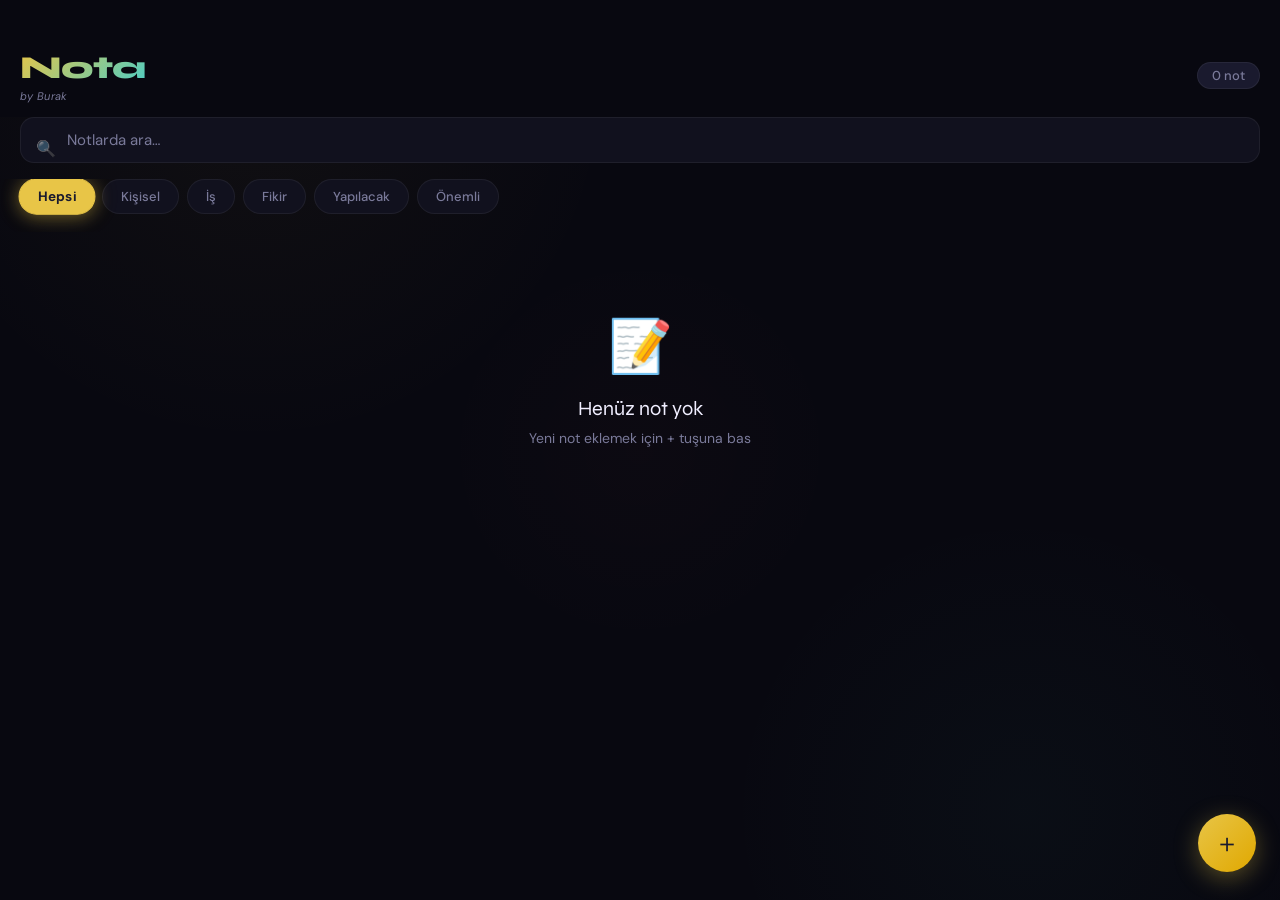
<file: index.html>
<!DOCTYPE html>
<html lang="tr">
<head>
  <meta charset="UTF-8" />
  <meta name="viewport" content="width=device-width, initial-scale=1.0, viewport-fit=cover" />
  <meta name="theme-color" content="#1a1a2e" />
  <meta name="apple-mobile-web-app-capable" content="yes" />
  <meta name="apple-mobile-web-app-status-bar-style" content="black-translucent" />
  <meta name="apple-mobile-web-app-title" content="Nota" />
  <meta name="description" content="Şık ve hızlı not tutma uygulaması" />
  <link rel="manifest" href="manifest.json" />
  <link rel="apple-touch-icon" href="icons/icon-192.png" />
  <title>Nota</title>
  <link rel="stylesheet" href="style.css">
</head>
<body>

<!-- HEADER -->
<div class="header">
  <div>
    <div class="header-title">Nota</div>
    <div class="header-by">by Burak</div>
  </div>
  <div class="header-count" id="noteCount">0 not</div>
</div>

<!-- SEARCH -->
<div class="search-wrap">
  <span class="search-icon">🔍</span>
  <input class="search-box" id="searchInput" type="search" placeholder="Notlarda ara…" oninput="renderNotes()" />
</div>

<!-- CATEGORY CHIPS -->
<div class="cats-wrap" id="catsWrap"></div>

<!-- NOTES GRID -->
<div class="notes-grid" id="notesGrid"></div>

<!-- FAB -->
<button class="fab" onclick="openEditor()">＋</button>

<!-- EDITOR OVERLAY -->
<div class="overlay" id="overlay" onclick="overlayClick(event)">
  <div class="editor-sheet" id="editorSheet">
    <div class="sheet-handle"></div>
    <div class="sheet-toolbar">
      <div class="sheet-actions">
        <button class="btn-icon" id="pinBtn" onclick="togglePin()" title="Sabitle">📌</button>
        <button class="btn-icon danger" id="deleteBtn" onclick="deleteNote()" title="Sil">🗑️</button>
      </div>
      <button class="btn-save" onclick="saveNote()">Kaydet</button>
    </div>
    <!-- Color picker -->
    <div class="color-picker" id="colorPicker"></div>
    <!-- Tag selector -->
    <div class="tag-select-wrap" id="tagSelector"></div>
    <!-- Scrollable content -->
    <div class="editor-scroll">
      <input class="editor-title" id="editorTitle" type="text" placeholder="Başlık…" maxlength="80" />
      <textarea class="editor-body" id="editorBody" placeholder="Notunu buraya yaz…" rows="8"></textarea>
    </div>
  </div>
</div>

<!-- TOAST -->
<div class="toast" id="toast"></div>

<script>
// ── DATA ──────────────────────────────────────────────
const COLORS = ['#e8c547','#ff6b6b','#4ecdc4','#a29bfe','#fd79a8','#55efc4','#fdcb6e','#74b9ff','#b8e994','#dfe6e9'];
const TAGS = ['Hepsi','Kişisel','İş','Fikir','Yapılacak','Önemli'];
const STORAGE_KEY = 'nota_notes_v2';

let notes = [];
let activeTag = 'Hepsi';
let editingId = null;
let editorColor = COLORS[0];
let editorTag = '';
let editorPinned = false;

function load() {
  try { notes = JSON.parse(localStorage.getItem(STORAGE_KEY)) || []; }
  catch { notes = []; }
}
function save() {
  localStorage.setItem(STORAGE_KEY, JSON.stringify(notes));
}

// ── RENDER ────────────────────────────────────────────
function renderCats() {
  const wrap = document.getElementById('catsWrap');
  wrap.innerHTML = TAGS.map(t =>
    `<div class="cat-chip${t===activeTag?' active':''}" onclick="setTag('${t}')">${t}</div>`
  ).join('');
}

function setTag(t) {
  activeTag = t;
  renderCats();
  renderNotes();
}

function renderNotes() {
  const query = document.getElementById('searchInput').value.toLowerCase();
  let filtered = notes;
  if (activeTag !== 'Hepsi') filtered = filtered.filter(n => n.tag === activeTag);
  if (query) filtered = filtered.filter(n =>
    (n.title||'').toLowerCase().includes(query) ||
    (n.body||'').toLowerCase().includes(query)
  );
  // pinned first
  filtered = [...filtered.filter(n=>n.pinned), ...filtered.filter(n=>!n.pinned)];

  const grid = document.getElementById('notesGrid');
  const count = document.getElementById('noteCount');
  count.textContent = notes.length + ' not';

  if (!filtered.length) {
    grid.innerHTML = `<div class="empty" style="column-span:all">
      <div class="empty-icon">${query ? '🔍' : '📝'}</div>
      <div class="empty-title">${query ? 'Sonuç bulunamadı' : 'Henüz not yok'}</div>
      <div style="font-size:14px;margin-top:6px;color:var(--text2)">${query ? 'Farklı bir şey dene' : 'Yeni not eklemek için + tuşuna bas'}</div>
    </div>`;
    return;
  }

  grid.innerHTML = filtered.map(n => `
    <div class="note-card${n.pinned?' pinned':''}" style="border-left-color:${n.color||COLORS[0]}" onclick="openEditor('${n.id}')">
      ${n.title ? `<div class="note-title">${esc(n.title)}</div>` : ''}
      ${n.body  ? `<div class="note-preview">${esc(n.body)}</div>` : ''}
      <div class="note-meta">
        <span class="note-date">${fmtDate(n.updatedAt)}</span>
        ${n.tag ? `<span class="note-tag">${n.tag}</span>` : ''}
      </div>
    </div>
  `).join('');
}

function esc(s) {
  return String(s).replace(/&/g,'&amp;').replace(/</g,'&lt;').replace(/>/g,'&gt;');
}

function fmtDate(ts) {
  if (!ts) return '';
  const d = new Date(ts), now = new Date();
  if (d.toDateString()===now.toDateString()) {
    return d.toLocaleTimeString('tr-TR',{hour:'2-digit',minute:'2-digit'});
  }
  const diff = Math.floor((now-d)/86400000);
  if (diff===1) return 'dün';
  if (diff<7) return diff+' gün önce';
  return d.toLocaleDateString('tr-TR',{day:'numeric',month:'short'});
}

// ── EDITOR ────────────────────────────────────────────
function buildColorPicker() {
  document.getElementById('colorPicker').innerHTML = COLORS.map(c =>
    `<div class="color-dot${c===editorColor?' selected':''}" style="background:${c}" onclick="pickColor('${c}')"></div>`
  ).join('');
}
function pickColor(c) {
  editorColor = c;
  buildColorPicker();
}

function buildTagSelector() {
  document.getElementById('tagSelector').innerHTML = TAGS.slice(1).map(t =>
    `<div class="tag-btn${t===editorTag?' active':''}" onclick="pickTag('${t}')">${t}</div>`
  ).join('');
}
function pickTag(t) {
  editorTag = editorTag===t ? '' : t;
  buildTagSelector();
}

function openEditor(id) {
  editingId = id || null;
  const note = id ? notes.find(n=>n.id===id) : null;
  editorColor = note ? (note.color||COLORS[0]) : COLORS[Math.floor(Math.random()*COLORS.length)];
  editorTag = note ? (note.tag||'') : (activeTag!=='Hepsi' ? activeTag : '');
  editorPinned = note ? !!note.pinned : false;

  document.getElementById('editorTitle').value = note ? (note.title||'') : '';
  document.getElementById('editorBody').value  = note ? (note.body||'')  : '';
  document.getElementById('deleteBtn').style.display = id ? 'flex' : 'none';
  document.getElementById('pinBtn').className = 'btn-icon' + (editorPinned ? ' pin-active' : '');

  buildColorPicker();
  buildTagSelector();

  document.getElementById('overlay').classList.add('open');
  setTimeout(()=>{ document.getElementById(note?.title?'editorBody':'editorTitle').focus(); },350);
}

function closeEditor() {
  document.getElementById('overlay').classList.remove('open');
  editingId = null;
}

function overlayClick(e) {
  if (e.target === document.getElementById('overlay')) closeEditor();
}

function togglePin() {
  editorPinned = !editorPinned;
  document.getElementById('pinBtn').className = 'btn-icon' + (editorPinned ? ' pin-active' : '');
}

function saveNote() {
  const title = document.getElementById('editorTitle').value.trim();
  const body  = document.getElementById('editorBody').value.trim();
  if (!title && !body) { showToast('Not boş olamaz'); return; }

  const now = Date.now();
  if (editingId) {
    const idx = notes.findIndex(n=>n.id===editingId);
    if (idx>=0) {
      notes[idx] = { ...notes[idx], title, body, color: editorColor, tag: editorTag, pinned: editorPinned, updatedAt: now };
    }
  } else {
    notes.unshift({ id: 'n'+now, title, body, color: editorColor, tag: editorTag, pinned: editorPinned, createdAt: now, updatedAt: now });
  }
  save(); renderNotes(); closeEditor();
  showToast(editingId ? '✅ Not güncellendi' : '✅ Not kaydedildi');
}

function deleteNote() {
  if (!editingId) return;
  if (!confirm('Bu notu silmek istediğine emin misin?')) return;
  notes = notes.filter(n=>n.id!==editingId);
  save(); renderNotes(); closeEditor();
  showToast('🗑️ Not silindi');
}

// ── TOAST ─────────────────────────────────────────────
function showToast(msg) {
  const t = document.getElementById('toast');
  t.textContent = msg;
  t.classList.add('show');
  setTimeout(()=>t.classList.remove('show'), 2200);
}

// ── KEYBOARD: save on Ctrl+Enter ─────────────────────
document.addEventListener('keydown', e => {
  if ((e.ctrlKey||e.metaKey) && e.key==='Enter') saveNote();
  if (e.key==='Escape') closeEditor();
});

// ── SWIPE DOWN TO CLOSE ───────────────────────────────
let touchStartY = 0;
document.getElementById('editorSheet').addEventListener('touchstart', e=>{
  touchStartY = e.touches[0].clientY;
}, {passive:true});
document.getElementById('editorSheet').addEventListener('touchend', e=>{
  if (e.changedTouches[0].clientY - touchStartY > 80) closeEditor();
}, {passive:true});

// ── INIT ──────────────────────────────────────────────
load();
renderCats();
renderNotes();

// Service worker
if ('serviceWorker' in navigator) {
  navigator.serviceWorker.register('sw.js').catch(()=>{});
}
</script>
</body>
</html>
</file>
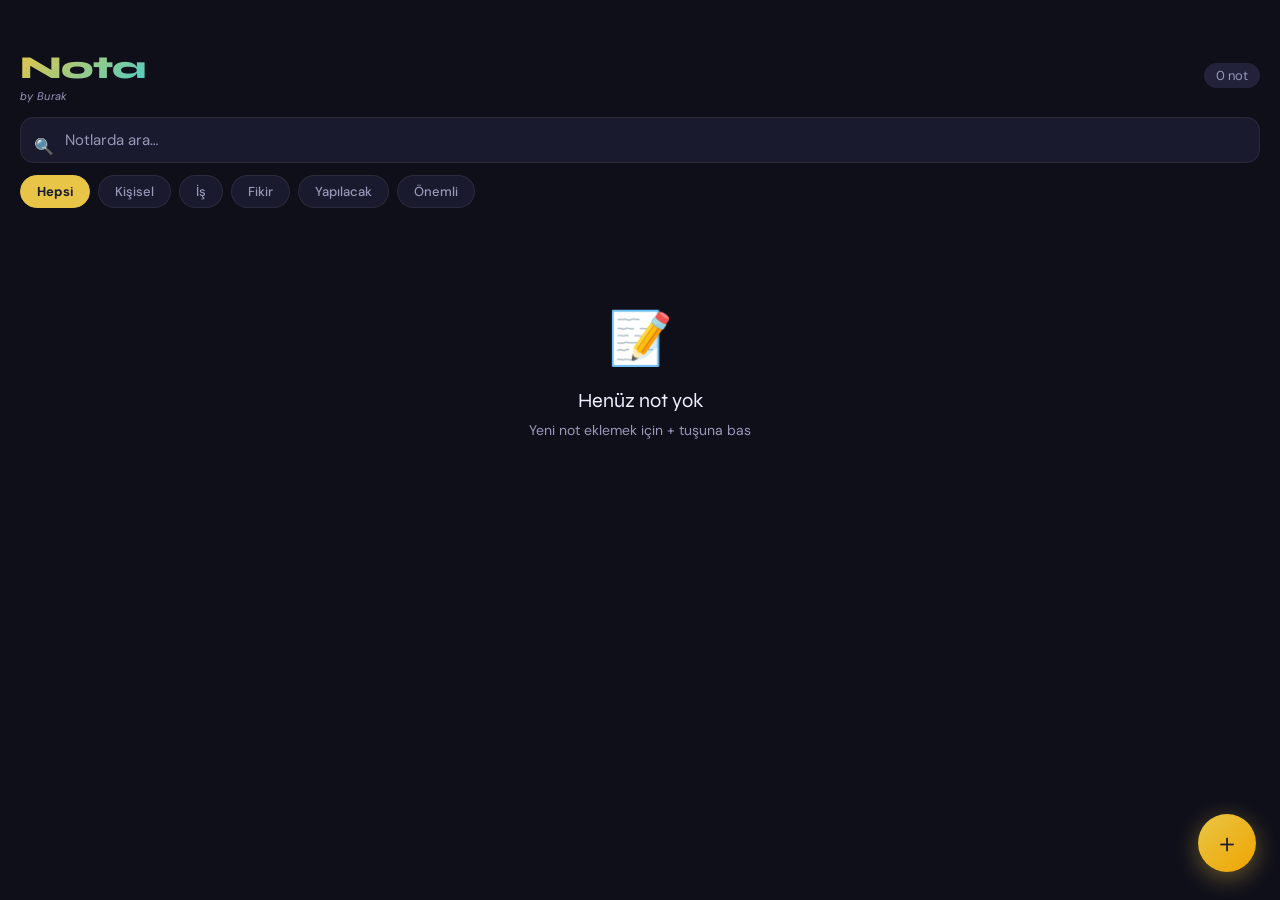
<file: index.html.html>
<!DOCTYPE html>
<html lang="tr">
<head>
  <meta charset="UTF-8" />
  <meta name="viewport" content="width=device-width, initial-scale=1.0, viewport-fit=cover" />
  <meta name="theme-color" content="#1a1a2e" />
  <meta name="apple-mobile-web-app-capable" content="yes" />
  <meta name="apple-mobile-web-app-status-bar-style" content="black-translucent" />
  <meta name="apple-mobile-web-app-title" content="Nota" />
  <meta name="description" content="Şık ve hızlı not tutma uygulaması" />
  <link rel="manifest" href="manifest.json" />
  <link rel="apple-touch-icon" href="icons/icon-192.png" />
  <title>Nota</title>
  <link href="https://fonts.googleapis.com/css2?family=Syne:wght@400;600;700;800&family=DM+Sans:ital,wght@0,300;0,400;0,500;1,300&display=swap" rel="stylesheet">
  <style>
    :root {
      --bg: #0f0f1a;
      --surface: #1a1a2e;
      --surface2: #22223b;
      --accent: #e8c547;
      --accent2: #ff6b6b;
      --accent3: #4ecdc4;
      --text: #f0eeff;
      --text2: #9898bb;
      --border: rgba(255,255,255,0.07);
      --shadow: 0 8px 32px rgba(0,0,0,0.4);
      --radius: 18px;
    }

    * { margin: 0; padding: 0; box-sizing: border-box; -webkit-tap-highlight-color: transparent; }

    body {
      font-family: 'DM Sans', sans-serif;
      background: var(--bg);
      color: var(--text);
      min-height: 100dvh;
      overflow-x: hidden;
      padding-bottom: env(safe-area-inset-bottom);
    }

    /* ── HEADER ── */
    .header {
      background: var(--bg);
      padding: 48px 20px 14px;
      display: flex; align-items: center; justify-content: space-between;
    }
    .header-title {
      font-family: 'Syne', sans-serif;
      font-size: 32px; font-weight: 800;
      letter-spacing: -1px;
      background: linear-gradient(135deg, var(--accent), var(--accent3));
      -webkit-background-clip: text; -webkit-text-fill-color: transparent;
    }
    .header-count {
      font-size: 13px; color: var(--text2);
      background: var(--surface2);
      padding: 4px 12px; border-radius: 20px;
    }
    .header-by {
      font-family: 'DM Sans', sans-serif;
      font-size: 11px;
      font-style: italic;
      color: var(--text2);
      margin-top: 2px;
      letter-spacing: 0.3px;
    }

    /* ── SEARCH ── */
    .search-wrap {
      padding: 0 20px 12px;
      position: relative;
    }
    .search-box {
      width: 100%;
      background: var(--surface);
      border: 1px solid var(--border);
      border-radius: 14px;
      padding: 12px 16px 12px 44px;
      color: var(--text);
      font-family: 'DM Sans', sans-serif;
      font-size: 15px;
      outline: none;
      transition: border-color .2s;
    }
    .search-box::placeholder { color: var(--text2); }
    .search-box:focus { border-color: var(--accent); }
    .search-icon {
      position: absolute; left: 34px; top: 50%; transform: translateY(-50%);
      pointer-events: none; font-size: 16px;
    }

    /* ── CATEGORY CHIPS ── */
    .cats-wrap {
      padding: 0 20px 16px;
      display: flex; gap: 8px; overflow-x: auto;
      scrollbar-width: none;
    }
    .cats-wrap::-webkit-scrollbar { display: none; }
    .cat-chip {
      flex-shrink: 0;
      padding: 7px 16px;
      border-radius: 20px;
      font-size: 13px; font-weight: 500;
      background: var(--surface);
      border: 1px solid var(--border);
      color: var(--text2);
      cursor: pointer;
      transition: all .2s;
      white-space: nowrap;
    }
    .cat-chip.active {
      background: var(--accent);
      color: #1a1a2e;
      border-color: var(--accent);
      font-weight: 700;
    }

    /* ── NOTE GRID ── */
    .notes-grid {
      padding: 0 16px 120px;
      display: flex;
      flex-direction: column;
      gap: 10px;
    }

    .note-card {
      background: var(--surface);
      border: 1px solid var(--border);
      border-radius: 14px;
      padding: 14px 14px 12px 16px;
      cursor: pointer;
      transition: transform .15s;
      position: relative;
      animation: cardIn .25s ease both;
      border-left: 4px solid var(--accent);
    }
    .note-card:active { transform: scale(0.98); }
    @keyframes cardIn {
      from { opacity: 0; transform: translateY(10px); }
      to   { opacity: 1; transform: translateY(0); }
    }
    .note-card.pinned::after {
      content: '📌';
      position: absolute; top: 10px; right: 10px;
      font-size: 13px; line-height: 1;
    }
    .note-color-bar { display: none; }
    .note-title {
      font-family: 'Syne', sans-serif;
      font-size: 16px; font-weight: 700;
      line-height: 1.4;
      margin: 0 20px 6px 0;
      word-break: break-word;
      color: var(--text);
    }
    .note-preview {
      font-size: 13px; color: var(--text2);
      line-height: 1.6;
      display: -webkit-box;
      -webkit-line-clamp: 3;
      -webkit-box-orient: vertical;
      overflow: hidden;
      word-break: break-word;
      margin: 0;
    }
    .note-meta {
      margin-top: 10px;
      display: flex; align-items: center; justify-content: space-between;
      flex-wrap: wrap; gap: 4px;
    }
    .note-date { font-size: 11px; color: var(--text2); }
    .note-tag {
      font-size: 11px; font-weight: 600;
      padding: 2px 8px; border-radius: 10px;
      background: rgba(255,255,255,0.07);
      color: var(--text2);
    }

    /* ── EMPTY STATE ── */
    .empty {
      text-align: center;
      padding: 80px 20px;
      color: var(--text2);
    }
    .empty-icon { font-size: 52px; margin-bottom: 16px; }
    .empty-title { font-family: 'Syne', sans-serif; font-size: 20px; color: var(--text); margin-bottom: 8px; }

    /* ── FAB ── */
    .fab {
      position: fixed; bottom: calc(28px + env(safe-area-inset-bottom)); right: 24px;
      width: 58px; height: 58px;
      border-radius: 50%;
      background: linear-gradient(135deg, var(--accent), #f0a500);
      border: none;
      font-size: 26px; color: #1a1a2e;
      box-shadow: 0 6px 24px rgba(232,197,71,0.4);
      cursor: pointer;
      display: flex; align-items: center; justify-content: center;
      transition: transform .15s, box-shadow .15s;
      z-index: 200;
    }
    .fab:active { transform: scale(0.92); box-shadow: 0 3px 12px rgba(232,197,71,0.3); }

    /* ── MODAL OVERLAY ── */
    .overlay {
      position: fixed; inset: 0; z-index: 300;
      background: rgba(0,0,0,0.6);
      backdrop-filter: blur(8px);
      display: flex; align-items: flex-end;
      opacity: 0; pointer-events: none;
      transition: opacity .25s;
    }
    .overlay.open { opacity: 1; pointer-events: all; }

    /* ── EDITOR SHEET ── */
    .editor-sheet {
      width: 100%;
      max-height: 94dvh;
      background: var(--surface);
      border-radius: 24px 24px 0 0;
      display: flex; flex-direction: column;
      transform: translateY(100%);
      transition: transform .3s cubic-bezier(.32,1.2,.56,1);
      overflow: hidden;
    }
    .overlay.open .editor-sheet { transform: translateY(0); }

    .sheet-handle {
      width: 40px; height: 4px;
      background: var(--border);
      border-radius: 4px;
      margin: 12px auto 0;
      flex-shrink: 0;
    }
    .sheet-toolbar {
      display: flex; align-items: center; justify-content: space-between;
      padding: 12px 16px 8px;
      flex-shrink: 0;
    }
    .sheet-actions { display: flex; gap: 8px; }

    .btn-icon {
      width: 38px; height: 38px;
      border-radius: 12px;
      background: var(--surface2);
      border: none; cursor: pointer;
      color: var(--text2);
      font-size: 17px;
      display: flex; align-items: center; justify-content: center;
      transition: all .15s;
    }
    .btn-icon:active { opacity: 0.7; }
    .btn-icon.danger:active { background: var(--accent2); color: white; }
    .btn-icon.pin-active { background: var(--accent); color: #1a1a2e; }

    .btn-save {
      background: var(--accent);
      color: #1a1a2e;
      border: none;
      border-radius: 12px;
      padding: 0 18px;
      height: 38px;
      font-family: 'Syne', sans-serif;
      font-size: 14px; font-weight: 700;
      cursor: pointer;
      transition: opacity .15s;
    }
    .btn-save:active { opacity: 0.8; }

    /* Color picker */
    .color-picker {
      display: flex; gap: 8px; padding: 0 16px 10px;
      flex-shrink: 0; overflow-x: auto; scrollbar-width: none;
    }
    .color-picker::-webkit-scrollbar { display: none; }
    .color-dot {
      width: 26px; height: 26px; border-radius: 50%;
      border: 2px solid transparent;
      cursor: pointer; flex-shrink: 0;
      transition: transform .15s, border-color .15s;
    }
    .color-dot.selected { border-color: white; transform: scale(1.2); }

    /* Category select */
    .tag-select-wrap {
      padding: 0 16px 10px;
      flex-shrink: 0;
      display: flex; gap: 6px; overflow-x: auto; scrollbar-width: none;
    }
    .tag-select-wrap::-webkit-scrollbar { display: none; }
    .tag-btn {
      flex-shrink: 0;
      padding: 5px 13px;
      border-radius: 16px;
      font-size: 12px; font-weight: 500;
      background: var(--surface2);
      border: 1px solid var(--border);
      color: var(--text2);
      cursor: pointer;
      transition: all .15s;
    }
    .tag-btn.active {
      background: var(--accent3);
      color: #0f0f1a;
      border-color: var(--accent3);
      font-weight: 700;
    }

    .editor-title {
      font-family: 'Syne', sans-serif;
      font-size: 20px; font-weight: 700;
      background: transparent; border: none;
      color: var(--text);
      padding: 6px 16px;
      width: 100%; outline: none;
      flex-shrink: 0;
    }
    .editor-title::placeholder { color: var(--text2); }

    .editor-body {
      font-family: 'DM Sans', sans-serif;
      font-size: 15px; line-height: 1.65;
      background: transparent; border: none;
      color: var(--text);
      padding: 6px 16px 24px;
      width: 100%; outline: none;
      resize: none;
      flex: 1;
      min-height: 160px;
    }
    .editor-body::placeholder { color: var(--text2); }

    /* ── TOAST ── */
    .toast {
      position: fixed; bottom: calc(96px + env(safe-area-inset-bottom));
      left: 50%; transform: translateX(-50%) translateY(20px);
      background: var(--surface2);
      border: 1px solid var(--border);
      padding: 10px 20px;
      border-radius: 20px;
      font-size: 14px; color: var(--text);
      z-index: 500;
      opacity: 0;
      transition: opacity .2s, transform .2s;
      white-space: nowrap;
    }
    .toast.show { opacity: 1; transform: translateX(-50%) translateY(0); }

    /* scrollable editor content */
    .editor-scroll {
      overflow-y: auto;
      flex: 1;
      display: flex; flex-direction: column;
    }
  </style>
</head>
<body>

<!-- HEADER -->
<div class="header">
  <div>
    <div class="header-title">Nota</div>
    <div class="header-by">by Burak</div>
  </div>
  <div class="header-count" id="noteCount">0 not</div>
</div>

<!-- SEARCH -->
<div class="search-wrap">
  <span class="search-icon">🔍</span>
  <input class="search-box" id="searchInput" type="search" placeholder="Notlarda ara…" oninput="renderNotes()" />
</div>

<!-- CATEGORY CHIPS -->
<div class="cats-wrap" id="catsWrap"></div>

<!-- NOTES GRID -->
<div class="notes-grid" id="notesGrid"></div>

<!-- FAB -->
<button class="fab" onclick="openEditor()">＋</button>

<!-- EDITOR OVERLAY -->
<div class="overlay" id="overlay" onclick="overlayClick(event)">
  <div class="editor-sheet" id="editorSheet">
    <div class="sheet-handle"></div>
    <div class="sheet-toolbar">
      <div class="sheet-actions">
        <button class="btn-icon" id="pinBtn" onclick="togglePin()" title="Sabitle">📌</button>
        <button class="btn-icon danger" id="deleteBtn" onclick="deleteNote()" title="Sil">🗑️</button>
      </div>
      <button class="btn-save" onclick="saveNote()">Kaydet</button>
    </div>
    <!-- Color picker -->
    <div class="color-picker" id="colorPicker"></div>
    <!-- Tag selector -->
    <div class="tag-select-wrap" id="tagSelector"></div>
    <!-- Scrollable content -->
    <div class="editor-scroll">
      <input class="editor-title" id="editorTitle" type="text" placeholder="Başlık…" maxlength="80" />
      <textarea class="editor-body" id="editorBody" placeholder="Notunu buraya yaz…" rows="8"></textarea>
    </div>
  </div>
</div>

<!-- TOAST -->
<div class="toast" id="toast"></div>

<script>
// ── DATA ──────────────────────────────────────────────
const COLORS = ['#e8c547','#ff6b6b','#4ecdc4','#a29bfe','#fd79a8','#55efc4','#fdcb6e','#74b9ff','#b8e994','#dfe6e9'];
const TAGS = ['Hepsi','Kişisel','İş','Fikir','Yapılacak','Önemli'];
const STORAGE_KEY = 'nota_notes_v2';

let notes = [];
let activeTag = 'Hepsi';
let editingId = null;
let editorColor = COLORS[0];
let editorTag = '';
let editorPinned = false;

function load() {
  try { notes = JSON.parse(localStorage.getItem(STORAGE_KEY)) || []; }
  catch { notes = []; }
}
function save() {
  localStorage.setItem(STORAGE_KEY, JSON.stringify(notes));
}

// ── RENDER ────────────────────────────────────────────
function renderCats() {
  const wrap = document.getElementById('catsWrap');
  wrap.innerHTML = TAGS.map(t =>
    `<div class="cat-chip${t===activeTag?' active':''}" onclick="setTag('${t}')">${t}</div>`
  ).join('');
}

function setTag(t) {
  activeTag = t;
  renderCats();
  renderNotes();
}

function renderNotes() {
  const query = document.getElementById('searchInput').value.toLowerCase();
  let filtered = notes;
  if (activeTag !== 'Hepsi') filtered = filtered.filter(n => n.tag === activeTag);
  if (query) filtered = filtered.filter(n =>
    (n.title||'').toLowerCase().includes(query) ||
    (n.body||'').toLowerCase().includes(query)
  );
  // pinned first
  filtered = [...filtered.filter(n=>n.pinned), ...filtered.filter(n=>!n.pinned)];

  const grid = document.getElementById('notesGrid');
  const count = document.getElementById('noteCount');
  count.textContent = notes.length + ' not';

  if (!filtered.length) {
    grid.innerHTML = `<div class="empty" style="column-span:all">
      <div class="empty-icon">${query ? '🔍' : '📝'}</div>
      <div class="empty-title">${query ? 'Sonuç bulunamadı' : 'Henüz not yok'}</div>
      <div style="font-size:14px;margin-top:6px;color:var(--text2)">${query ? 'Farklı bir şey dene' : 'Yeni not eklemek için + tuşuna bas'}</div>
    </div>`;
    return;
  }

  grid.innerHTML = filtered.map(n => `
    <div class="note-card${n.pinned?' pinned':''}" style="border-left-color:${n.color||COLORS[0]}" onclick="openEditor('${n.id}')">
      ${n.title ? `<div class="note-title">${esc(n.title)}</div>` : ''}
      ${n.body  ? `<div class="note-preview">${esc(n.body)}</div>` : ''}
      <div class="note-meta">
        <span class="note-date">${fmtDate(n.updatedAt)}</span>
        ${n.tag ? `<span class="note-tag">${n.tag}</span>` : ''}
      </div>
    </div>
  `).join('');
}

function esc(s) {
  return String(s).replace(/&/g,'&amp;').replace(/</g,'&lt;').replace(/>/g,'&gt;');
}

function fmtDate(ts) {
  if (!ts) return '';
  const d = new Date(ts), now = new Date();
  if (d.toDateString()===now.toDateString()) {
    return d.toLocaleTimeString('tr-TR',{hour:'2-digit',minute:'2-digit'});
  }
  const diff = Math.floor((now-d)/86400000);
  if (diff===1) return 'dün';
  if (diff<7) return diff+' gün önce';
  return d.toLocaleDateString('tr-TR',{day:'numeric',month:'short'});
}

// ── EDITOR ────────────────────────────────────────────
function buildColorPicker() {
  document.getElementById('colorPicker').innerHTML = COLORS.map(c =>
    `<div class="color-dot${c===editorColor?' selected':''}" style="background:${c}" onclick="pickColor('${c}')"></div>`
  ).join('');
}
function pickColor(c) {
  editorColor = c;
  buildColorPicker();
}

function buildTagSelector() {
  document.getElementById('tagSelector').innerHTML = TAGS.slice(1).map(t =>
    `<div class="tag-btn${t===editorTag?' active':''}" onclick="pickTag('${t}')">${t}</div>`
  ).join('');
}
function pickTag(t) {
  editorTag = editorTag===t ? '' : t;
  buildTagSelector();
}

function openEditor(id) {
  editingId = id || null;
  const note = id ? notes.find(n=>n.id===id) : null;
  editorColor = note ? (note.color||COLORS[0]) : COLORS[Math.floor(Math.random()*COLORS.length)];
  editorTag = note ? (note.tag||'') : (activeTag!=='Hepsi' ? activeTag : '');
  editorPinned = note ? !!note.pinned : false;

  document.getElementById('editorTitle').value = note ? (note.title||'') : '';
  document.getElementById('editorBody').value  = note ? (note.body||'')  : '';
  document.getElementById('deleteBtn').style.display = id ? 'flex' : 'none';
  document.getElementById('pinBtn').className = 'btn-icon' + (editorPinned ? ' pin-active' : '');

  buildColorPicker();
  buildTagSelector();

  document.getElementById('overlay').classList.add('open');
  setTimeout(()=>{ document.getElementById(note?.title?'editorBody':'editorTitle').focus(); },350);
}

function closeEditor() {
  document.getElementById('overlay').classList.remove('open');
  editingId = null;
}

function overlayClick(e) {
  if (e.target === document.getElementById('overlay')) closeEditor();
}

function togglePin() {
  editorPinned = !editorPinned;
  document.getElementById('pinBtn').className = 'btn-icon' + (editorPinned ? ' pin-active' : '');
}

function saveNote() {
  const title = document.getElementById('editorTitle').value.trim();
  const body  = document.getElementById('editorBody').value.trim();
  if (!title && !body) { showToast('Not boş olamaz'); return; }

  const now = Date.now();
  if (editingId) {
    const idx = notes.findIndex(n=>n.id===editingId);
    if (idx>=0) {
      notes[idx] = { ...notes[idx], title, body, color: editorColor, tag: editorTag, pinned: editorPinned, updatedAt: now };
    }
  } else {
    notes.unshift({ id: 'n'+now, title, body, color: editorColor, tag: editorTag, pinned: editorPinned, createdAt: now, updatedAt: now });
  }
  save(); renderNotes(); closeEditor();
  showToast(editingId ? '✅ Not güncellendi' : '✅ Not kaydedildi');
}

function deleteNote() {
  if (!editingId) return;
  if (!confirm('Bu notu silmek istediğine emin misin?')) return;
  notes = notes.filter(n=>n.id!==editingId);
  save(); renderNotes(); closeEditor();
  showToast('🗑️ Not silindi');
}

// ── TOAST ─────────────────────────────────────────────
function showToast(msg) {
  const t = document.getElementById('toast');
  t.textContent = msg;
  t.classList.add('show');
  setTimeout(()=>t.classList.remove('show'), 2200);
}

// ── KEYBOARD: save on Ctrl+Enter ─────────────────────
document.addEventListener('keydown', e => {
  if ((e.ctrlKey||e.metaKey) && e.key==='Enter') saveNote();
  if (e.key==='Escape') closeEditor();
});

// ── SWIPE DOWN TO CLOSE ───────────────────────────────
let touchStartY = 0;
document.getElementById('editorSheet').addEventListener('touchstart', e=>{
  touchStartY = e.touches[0].clientY;
}, {passive:true});
document.getElementById('editorSheet').addEventListener('touchend', e=>{
  if (e.changedTouches[0].clientY - touchStartY > 80) closeEditor();
}, {passive:true});

// ── INIT ──────────────────────────────────────────────
load();
renderCats();
renderNotes();

// Service worker
if ('serviceWorker' in navigator) {
  navigator.serviceWorker.register('sw.js').catch(()=>{});
}
</script>
</body>
</html>
</file>
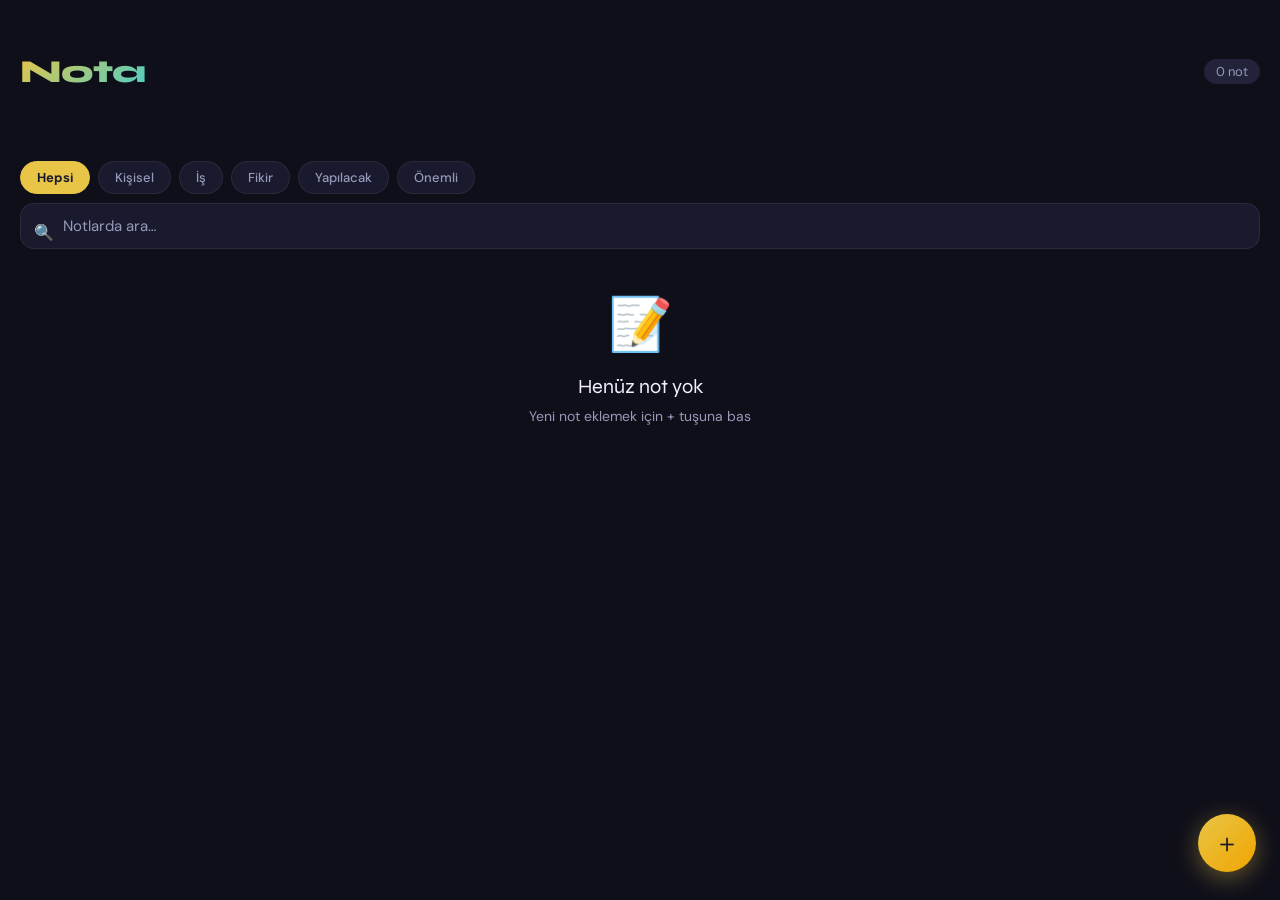
<file: nota.html>
<!DOCTYPE html>
<html lang="tr">
<head>
  <meta charset="UTF-8" />
  <meta name="viewport" content="width=device-width, initial-scale=1.0, viewport-fit=cover" />
  <meta name="theme-color" content="#1a1a2e" />
  <meta name="apple-mobile-web-app-capable" content="yes" />
  <meta name="apple-mobile-web-app-status-bar-style" content="black-translucent" />
  <meta name="apple-mobile-web-app-title" content="Nota" />
  <meta name="description" content="Şık ve hızlı not tutma uygulaması" />
  <link rel="manifest" href="manifest.json" />
  <link rel="apple-touch-icon" href="icons/icon-192.png" />
  <title>Nota</title>
  <link href="https://fonts.googleapis.com/css2?family=Syne:wght@400;600;700;800&family=DM+Sans:ital,wght@0,300;0,400;0,500;1,300&display=swap" rel="stylesheet">
  <style>
    :root {
      --bg: #0f0f1a;
      --surface: #1a1a2e;
      --surface2: #22223b;
      --accent: #e8c547;
      --accent2: #ff6b6b;
      --accent3: #4ecdc4;
      --text: #f0eeff;
      --text2: #9898bb;
      --border: rgba(255,255,255,0.07);
      --shadow: 0 8px 32px rgba(0,0,0,0.4);
      --radius: 18px;
    }

    * { margin: 0; padding: 0; box-sizing: border-box; -webkit-tap-highlight-color: transparent; }

    body {
      font-family: 'DM Sans', sans-serif;
      background: var(--bg);
      color: var(--text);
      min-height: 100dvh;
      overflow-x: hidden;
      padding-bottom: env(safe-area-inset-bottom);
    }

    /* ── HEADER ── */
    .header {
      position: sticky; top: 0; z-index: 100;
      background: linear-gradient(180deg, var(--bg) 70%, transparent);
      padding: 52px 20px 12px;
      display: flex; align-items: center; justify-content: space-between;
    }
    .header-title {
      font-family: 'Syne', sans-serif;
      font-size: 32px; font-weight: 800;
      letter-spacing: -1px;
      background: linear-gradient(135deg, var(--accent), var(--accent3));
      -webkit-background-clip: text; -webkit-text-fill-color: transparent;
    }
    .header-count {
      font-size: 13px; color: var(--text2);
      background: var(--surface2);
      padding: 4px 12px; border-radius: 20px;
    }

    /* ── SEARCH ── */
    .search-wrap {
      padding: 0 20px 12px;
      position: sticky; top: 100px; z-index: 99;
    }
    .search-box {
      width: 100%;
      background: var(--surface);
      border: 1px solid var(--border);
      border-radius: 14px;
      padding: 12px 16px 12px 42px;
      color: var(--text);
      font-family: 'DM Sans', sans-serif;
      font-size: 15px;
      outline: none;
      transition: border-color .2s;
    }
    .search-box::placeholder { color: var(--text2); }
    .search-box:focus { border-color: var(--accent); }
    .search-icon {
      position: absolute; left: 34px; top: 50%; transform: translateY(-50%);
      color: var(--text2); pointer-events: none; font-size: 16px;
    }

    /* ── CATEGORY CHIPS ── */
    .cats-wrap {
      padding: 0 20px 16px;
      display: flex; gap: 8px; overflow-x: auto;
      scrollbar-width: none;
    }
    .cats-wrap::-webkit-scrollbar { display: none; }
    .cat-chip {
      flex-shrink: 0;
      padding: 7px 16px;
      border-radius: 20px;
      font-size: 13px; font-weight: 500;
      background: var(--surface);
      border: 1px solid var(--border);
      color: var(--text2);
      cursor: pointer;
      transition: all .2s;
      white-space: nowrap;
    }
    .cat-chip.active {
      background: var(--accent);
      color: #1a1a2e;
      border-color: var(--accent);
      font-weight: 700;
    }

    /* ── NOTE GRID ── */
    .notes-grid {
      padding: 0 20px 120px;
      columns: 2;
      column-gap: 12px;
    }
    @media (max-width: 360px) { .notes-grid { columns: 1; } }

    .note-card {
      break-inside: avoid;
      margin-bottom: 12px;
      background: var(--surface);
      border: 1px solid var(--border);
      border-radius: var(--radius);
      padding: 16px;
      cursor: pointer;
      transition: transform .15s, box-shadow .15s;
      position: relative;
      animation: cardIn .25s ease both;
    }
    .note-card:active { transform: scale(0.97); }
    @keyframes cardIn {
      from { opacity: 0; transform: translateY(12px); }
      to   { opacity: 1; transform: translateY(0); }
    }
    .note-card.pinned::before {
      content: '📌';
      position: absolute; top: 10px; right: 12px;
      font-size: 12px;
    }
    .note-color-bar {
      height: 3px; border-radius: 3px;
      margin-bottom: 10px;
    }
    .note-title {
      font-family: 'Syne', sans-serif;
      font-size: 15px; font-weight: 700;
      margin-bottom: 6px;
      line-height: 1.3;
      word-break: break-word;
    }
    .note-preview {
      font-size: 13px; color: var(--text2);
      line-height: 1.5;
      display: -webkit-box;
      -webkit-line-clamp: 4;
      -webkit-box-orient: vertical;
      overflow: hidden;
      word-break: break-word;
    }
    .note-meta {
      margin-top: 10px;
      display: flex; align-items: center; justify-content: space-between;
    }
    .note-date { font-size: 11px; color: var(--text2); }
    .note-tag {
      font-size: 10px; font-weight: 600;
      padding: 2px 8px; border-radius: 10px;
      background: rgba(255,255,255,0.07);
      color: var(--text2);
    }

    /* ── EMPTY STATE ── */
    .empty {
      text-align: center;
      padding: 80px 20px;
      color: var(--text2);
    }
    .empty-icon { font-size: 52px; margin-bottom: 16px; }
    .empty-title { font-family: 'Syne', sans-serif; font-size: 20px; color: var(--text); margin-bottom: 8px; }

    /* ── FAB ── */
    .fab {
      position: fixed; bottom: calc(28px + env(safe-area-inset-bottom)); right: 24px;
      width: 58px; height: 58px;
      border-radius: 50%;
      background: linear-gradient(135deg, var(--accent), #f0a500);
      border: none;
      font-size: 26px; color: #1a1a2e;
      box-shadow: 0 6px 24px rgba(232,197,71,0.4);
      cursor: pointer;
      display: flex; align-items: center; justify-content: center;
      transition: transform .15s, box-shadow .15s;
      z-index: 200;
    }
    .fab:active { transform: scale(0.92); box-shadow: 0 3px 12px rgba(232,197,71,0.3); }

    /* ── MODAL OVERLAY ── */
    .overlay {
      position: fixed; inset: 0; z-index: 300;
      background: rgba(0,0,0,0.6);
      backdrop-filter: blur(8px);
      display: flex; align-items: flex-end;
      opacity: 0; pointer-events: none;
      transition: opacity .25s;
    }
    .overlay.open { opacity: 1; pointer-events: all; }

    /* ── EDITOR SHEET ── */
    .editor-sheet {
      width: 100%;
      max-height: 94dvh;
      background: var(--surface);
      border-radius: 24px 24px 0 0;
      display: flex; flex-direction: column;
      transform: translateY(100%);
      transition: transform .3s cubic-bezier(.32,1.2,.56,1);
      overflow: hidden;
    }
    .overlay.open .editor-sheet { transform: translateY(0); }

    .sheet-handle {
      width: 40px; height: 4px;
      background: var(--border);
      border-radius: 4px;
      margin: 12px auto 0;
      flex-shrink: 0;
    }
    .sheet-toolbar {
      display: flex; align-items: center; justify-content: space-between;
      padding: 12px 16px 8px;
      flex-shrink: 0;
    }
    .sheet-actions { display: flex; gap: 8px; }

    .btn-icon {
      width: 38px; height: 38px;
      border-radius: 12px;
      background: var(--surface2);
      border: none; cursor: pointer;
      color: var(--text2);
      font-size: 17px;
      display: flex; align-items: center; justify-content: center;
      transition: all .15s;
    }
    .btn-icon:active { opacity: 0.7; }
    .btn-icon.danger:active { background: var(--accent2); color: white; }
    .btn-icon.pin-active { background: var(--accent); color: #1a1a2e; }

    .btn-save {
      background: var(--accent);
      color: #1a1a2e;
      border: none;
      border-radius: 12px;
      padding: 0 18px;
      height: 38px;
      font-family: 'Syne', sans-serif;
      font-size: 14px; font-weight: 700;
      cursor: pointer;
      transition: opacity .15s;
    }
    .btn-save:active { opacity: 0.8; }

    /* Color picker */
    .color-picker {
      display: flex; gap: 8px; padding: 0 16px 10px;
      flex-shrink: 0; overflow-x: auto; scrollbar-width: none;
    }
    .color-picker::-webkit-scrollbar { display: none; }
    .color-dot {
      width: 26px; height: 26px; border-radius: 50%;
      border: 2px solid transparent;
      cursor: pointer; flex-shrink: 0;
      transition: transform .15s, border-color .15s;
    }
    .color-dot.selected { border-color: white; transform: scale(1.2); }

    /* Category select */
    .tag-select-wrap {
      padding: 0 16px 10px;
      flex-shrink: 0;
      display: flex; gap: 6px; overflow-x: auto; scrollbar-width: none;
    }
    .tag-select-wrap::-webkit-scrollbar { display: none; }
    .tag-btn {
      flex-shrink: 0;
      padding: 5px 13px;
      border-radius: 16px;
      font-size: 12px; font-weight: 500;
      background: var(--surface2);
      border: 1px solid var(--border);
      color: var(--text2);
      cursor: pointer;
      transition: all .15s;
    }
    .tag-btn.active {
      background: var(--accent3);
      color: #0f0f1a;
      border-color: var(--accent3);
      font-weight: 700;
    }

    .editor-title {
      font-family: 'Syne', sans-serif;
      font-size: 20px; font-weight: 700;
      background: transparent; border: none;
      color: var(--text);
      padding: 6px 16px;
      width: 100%; outline: none;
      flex-shrink: 0;
    }
    .editor-title::placeholder { color: var(--text2); }

    .editor-body {
      font-family: 'DM Sans', sans-serif;
      font-size: 15px; line-height: 1.65;
      background: transparent; border: none;
      color: var(--text);
      padding: 6px 16px 24px;
      width: 100%; outline: none;
      resize: none;
      flex: 1;
      min-height: 160px;
    }
    .editor-body::placeholder { color: var(--text2); }

    /* ── TOAST ── */
    .toast {
      position: fixed; bottom: calc(96px + env(safe-area-inset-bottom));
      left: 50%; transform: translateX(-50%) translateY(20px);
      background: var(--surface2);
      border: 1px solid var(--border);
      padding: 10px 20px;
      border-radius: 20px;
      font-size: 14px; color: var(--text);
      z-index: 500;
      opacity: 0;
      transition: opacity .2s, transform .2s;
      white-space: nowrap;
    }
    .toast.show { opacity: 1; transform: translateX(-50%) translateY(0); }

    /* scrollable editor content */
    .editor-scroll {
      overflow-y: auto;
      flex: 1;
      display: flex; flex-direction: column;
    }
  </style>
</head>
<body>

<!-- HEADER -->
<div class="header">
  <div class="header-title">Nota</div>
  <div class="header-count" id="noteCount">0 not</div>
</div>

<!-- SEARCH -->
<div class="search-wrap" style="position:relative;">
  <span class="search-icon">🔍</span>
  <input class="search-box" id="searchInput" type="search" placeholder="Notlarda ara…" oninput="renderNotes()" />
</div>

<!-- CATEGORY CHIPS -->
<div class="cats-wrap" id="catsWrap"></div>

<!-- NOTES GRID -->
<div class="notes-grid" id="notesGrid"></div>

<!-- FAB -->
<button class="fab" onclick="openEditor()">＋</button>

<!-- EDITOR OVERLAY -->
<div class="overlay" id="overlay" onclick="overlayClick(event)">
  <div class="editor-sheet" id="editorSheet">
    <div class="sheet-handle"></div>
    <div class="sheet-toolbar">
      <div class="sheet-actions">
        <button class="btn-icon" id="pinBtn" onclick="togglePin()" title="Sabitle">📌</button>
        <button class="btn-icon danger" id="deleteBtn" onclick="deleteNote()" title="Sil">🗑️</button>
      </div>
      <button class="btn-save" onclick="saveNote()">Kaydet</button>
    </div>
    <!-- Color picker -->
    <div class="color-picker" id="colorPicker"></div>
    <!-- Tag selector -->
    <div class="tag-select-wrap" id="tagSelector"></div>
    <!-- Scrollable content -->
    <div class="editor-scroll">
      <input class="editor-title" id="editorTitle" type="text" placeholder="Başlık…" maxlength="80" />
      <textarea class="editor-body" id="editorBody" placeholder="Notunu buraya yaz…" rows="8"></textarea>
    </div>
  </div>
</div>

<!-- TOAST -->
<div class="toast" id="toast"></div>

<script>
// ── DATA ──────────────────────────────────────────────
const COLORS = ['#e8c547','#ff6b6b','#4ecdc4','#a29bfe','#fd79a8','#55efc4','#fdcb6e','#74b9ff','#b8e994','#dfe6e9'];
const TAGS = ['Hepsi','Kişisel','İş','Fikir','Yapılacak','Önemli'];
const STORAGE_KEY = 'nota_notes_v2';

let notes = [];
let activeTag = 'Hepsi';
let editingId = null;
let editorColor = COLORS[0];
let editorTag = '';
let editorPinned = false;

function load() {
  try { notes = JSON.parse(localStorage.getItem(STORAGE_KEY)) || []; }
  catch { notes = []; }
}
function save() {
  localStorage.setItem(STORAGE_KEY, JSON.stringify(notes));
}

// ── RENDER ────────────────────────────────────────────
function renderCats() {
  const wrap = document.getElementById('catsWrap');
  wrap.innerHTML = TAGS.map(t =>
    `<div class="cat-chip${t===activeTag?' active':''}" onclick="setTag('${t}')">${t}</div>`
  ).join('');
}

function setTag(t) {
  activeTag = t;
  renderCats();
  renderNotes();
}

function renderNotes() {
  const query = document.getElementById('searchInput').value.toLowerCase();
  let filtered = notes;
  if (activeTag !== 'Hepsi') filtered = filtered.filter(n => n.tag === activeTag);
  if (query) filtered = filtered.filter(n =>
    (n.title||'').toLowerCase().includes(query) ||
    (n.body||'').toLowerCase().includes(query)
  );
  // pinned first
  filtered = [...filtered.filter(n=>n.pinned), ...filtered.filter(n=>!n.pinned)];

  const grid = document.getElementById('notesGrid');
  const count = document.getElementById('noteCount');
  count.textContent = notes.length + ' not';

  if (!filtered.length) {
    grid.innerHTML = `<div class="empty" style="column-span:all">
      <div class="empty-icon">${query ? '🔍' : '📝'}</div>
      <div class="empty-title">${query ? 'Sonuç bulunamadı' : 'Henüz not yok'}</div>
      <div style="font-size:14px;margin-top:6px;color:var(--text2)">${query ? 'Farklı bir şey dene' : 'Yeni not eklemek için + tuşuna bas'}</div>
    </div>`;
    return;
  }

  grid.innerHTML = filtered.map(n => `
    <div class="note-card${n.pinned?' pinned':''}" onclick="openEditor('${n.id}')">
      <div class="note-color-bar" style="background:${n.color||COLORS[0]}"></div>
      ${n.title ? `<div class="note-title">${esc(n.title)}</div>` : ''}
      ${n.body  ? `<div class="note-preview">${esc(n.body)}</div>` : ''}
      <div class="note-meta">
        <span class="note-date">${fmtDate(n.updatedAt)}</span>
        ${n.tag ? `<span class="note-tag">${n.tag}</span>` : ''}
      </div>
    </div>
  `).join('');
}

function esc(s) {
  return String(s).replace(/&/g,'&amp;').replace(/</g,'&lt;').replace(/>/g,'&gt;');
}

function fmtDate(ts) {
  if (!ts) return '';
  const d = new Date(ts), now = new Date();
  if (d.toDateString()===now.toDateString()) {
    return d.toLocaleTimeString('tr-TR',{hour:'2-digit',minute:'2-digit'});
  }
  const diff = Math.floor((now-d)/86400000);
  if (diff===1) return 'dün';
  if (diff<7) return diff+' gün önce';
  return d.toLocaleDateString('tr-TR',{day:'numeric',month:'short'});
}

// ── EDITOR ────────────────────────────────────────────
function buildColorPicker() {
  document.getElementById('colorPicker').innerHTML = COLORS.map(c =>
    `<div class="color-dot${c===editorColor?' selected':''}" style="background:${c}" onclick="pickColor('${c}')"></div>`
  ).join('');
}
function pickColor(c) {
  editorColor = c;
  buildColorPicker();
}

function buildTagSelector() {
  document.getElementById('tagSelector').innerHTML = TAGS.slice(1).map(t =>
    `<div class="tag-btn${t===editorTag?' active':''}" onclick="pickTag('${t}')">${t}</div>`
  ).join('');
}
function pickTag(t) {
  editorTag = editorTag===t ? '' : t;
  buildTagSelector();
}

function openEditor(id) {
  editingId = id || null;
  const note = id ? notes.find(n=>n.id===id) : null;
  editorColor = note ? (note.color||COLORS[0]) : COLORS[Math.floor(Math.random()*COLORS.length)];
  editorTag = note ? (note.tag||'') : (activeTag!=='Hepsi' ? activeTag : '');
  editorPinned = note ? !!note.pinned : false;

  document.getElementById('editorTitle').value = note ? (note.title||'') : '';
  document.getElementById('editorBody').value  = note ? (note.body||'')  : '';
  document.getElementById('deleteBtn').style.display = id ? 'flex' : 'none';
  document.getElementById('pinBtn').className = 'btn-icon' + (editorPinned ? ' pin-active' : '');

  buildColorPicker();
  buildTagSelector();

  document.getElementById('overlay').classList.add('open');
  setTimeout(()=>{ document.getElementById(note?.title?'editorBody':'editorTitle').focus(); },350);
}

function closeEditor() {
  document.getElementById('overlay').classList.remove('open');
  editingId = null;
}

function overlayClick(e) {
  if (e.target === document.getElementById('overlay')) closeEditor();
}

function togglePin() {
  editorPinned = !editorPinned;
  document.getElementById('pinBtn').className = 'btn-icon' + (editorPinned ? ' pin-active' : '');
}

function saveNote() {
  const title = document.getElementById('editorTitle').value.trim();
  const body  = document.getElementById('editorBody').value.trim();
  if (!title && !body) { showToast('Not boş olamaz'); return; }

  const now = Date.now();
  if (editingId) {
    const idx = notes.findIndex(n=>n.id===editingId);
    if (idx>=0) {
      notes[idx] = { ...notes[idx], title, body, color: editorColor, tag: editorTag, pinned: editorPinned, updatedAt: now };
    }
  } else {
    notes.unshift({ id: 'n'+now, title, body, color: editorColor, tag: editorTag, pinned: editorPinned, createdAt: now, updatedAt: now });
  }
  save(); renderNotes(); closeEditor();
  showToast(editingId ? '✅ Not güncellendi' : '✅ Not kaydedildi');
}

function deleteNote() {
  if (!editingId) return;
  if (!confirm('Bu notu silmek istediğine emin misin?')) return;
  notes = notes.filter(n=>n.id!==editingId);
  save(); renderNotes(); closeEditor();
  showToast('🗑️ Not silindi');
}

// ── TOAST ─────────────────────────────────────────────
function showToast(msg) {
  const t = document.getElementById('toast');
  t.textContent = msg;
  t.classList.add('show');
  setTimeout(()=>t.classList.remove('show'), 2200);
}

// ── KEYBOARD: save on Ctrl+Enter ─────────────────────
document.addEventListener('keydown', e => {
  if ((e.ctrlKey||e.metaKey) && e.key==='Enter') saveNote();
  if (e.key==='Escape') closeEditor();
});

// ── SWIPE DOWN TO CLOSE ───────────────────────────────
let touchStartY = 0;
document.getElementById('editorSheet').addEventListener('touchstart', e=>{
  touchStartY = e.touches[0].clientY;
}, {passive:true});
document.getElementById('editorSheet').addEventListener('touchend', e=>{
  if (e.changedTouches[0].clientY - touchStartY > 80) closeEditor();
}, {passive:true});

// ── INIT ──────────────────────────────────────────────
load();
renderCats();
renderNotes();

// Service worker
if ('serviceWorker' in navigator) {
  navigator.serviceWorker.register('sw.js').catch(()=>{});
}
</script>
</body>
</html>
</file>
<file: style.css>
@import url('https://fonts.googleapis.com/css2?family=Syne:wght@400;600;700;800&family=DM+Sans:ital,wght@0,300;0,400;0,500;1,300&display=swap');

:root {
  --bg: #080810;
  --surface: #11111e;
  --surface2: #1a1a2e;
  --accent: #e8c547;
  --accent2: #ff6b6b;
  --accent3: #4ecdc4;
  --accent-glow: rgba(232, 197, 71, 0.15);
  --text: #f0eeff;
  --text2: #7a7a9a;
  --border: rgba(255, 255, 255, 0.06);
  --border-glow: rgba(232, 197, 71, 0.12);
  --shadow: 0 8px 40px rgba(0, 0, 0, 0.5);
  --radius: 18px;
}

* {
  margin: 0;
  padding: 0;
  box-sizing: border-box;
  -webkit-tap-highlight-color: transparent;
}

body {
  font-family: 'DM Sans', sans-serif;
  background: var(--bg);
  background-image:
    radial-gradient(600px circle at 20% 10%, rgba(232, 197, 71, 0.04) 0%, transparent 60%),
    radial-gradient(500px circle at 80% 90%, rgba(78, 205, 196, 0.03) 0%, transparent 60%),
    radial-gradient(400px circle at 50% 50%, rgba(255, 107, 107, 0.02) 0%, transparent 50%);
  color: var(--text);
  min-height: 100dvh;
  overflow-x: hidden;
  padding-bottom: env(safe-area-inset-bottom);
}

/* ── HEADER ── */
.header {
  background: var(--bg);
  padding: 48px 20px 14px;
  display: flex;
  align-items: center;
  justify-content: space-between;
}

.header-title {
  font-family: 'Syne', sans-serif;
  font-size: 32px;
  font-weight: 800;
  letter-spacing: -1px;
  background: linear-gradient(135deg, var(--accent), var(--accent3));
  -webkit-background-clip: text;
  -webkit-text-fill-color: transparent;
}

.header-count {
  font-size: 13px;
  color: var(--text2);
  background: var(--surface2);
  padding: 4px 14px;
  border-radius: 20px;
  font-weight: 500;
  border: 1px solid var(--border);
}

.header-by {
  font-family: 'DM Sans', sans-serif;
  font-size: 11px;
  font-style: italic;
  color: var(--text2);
  margin-top: 2px;
  letter-spacing: 0.3px;
}

/* ── SEARCH ── */
.search-wrap {
  padding: 0 20px 16px;
  position: relative;
}

.search-box {
  width: 100%;
  background: var(--surface);
  border: 1px solid var(--border);
  border-radius: 14px;
  padding: 12px 16px 12px 46px;
  color: var(--text);
  font-family: 'DM Sans', sans-serif;
  font-size: 15px;
  outline: none;
  transition: border-color 0.25s cubic-bezier(0.4, 0, 0.2, 1), box-shadow 0.25s cubic-bezier(0.4, 0, 0.2, 1);
}

.search-box::placeholder {
  color: var(--text2);
}

.search-box:focus {
  border-color: var(--accent);
  box-shadow: 0 0 0 3px rgba(232, 197, 71, 0.08);
}

.search-icon {
  position: absolute;
  left: 36px;
  top: 50%;
  transform: translateY(-50%);
  pointer-events: none;
  font-size: 16px;
  opacity: 0.5;
}

/* ── CATEGORY CHIPS ── */
.cats-wrap {
  padding: 0 20px 18px;
  display: flex;
  gap: 8px;
  overflow-x: auto;
  scrollbar-width: none;
}

.cats-wrap::-webkit-scrollbar {
  display: none;
}

.cat-chip {
  flex-shrink: 0;
  padding: 8px 18px;
  border-radius: 100px;
  font-size: 13px;
  font-weight: 500;
  background: var(--surface);
  border: 1px solid var(--border);
  color: var(--text2);
  cursor: pointer;
  transition: all 0.25s cubic-bezier(0.4, 0, 0.2, 1);
  white-space: nowrap;
}

.cat-chip:hover {
  background: var(--surface2);
  color: var(--text);
}

.cat-chip.active {
  background: var(--accent);
  color: #1a1a2e;
  border-color: var(--accent);
  font-weight: 700;
  box-shadow: 0 2px 16px rgba(232, 197, 71, 0.4), 0 0 30px rgba(232, 197, 71, 0.1);
  transform: scale(1.04);
}

/* ── NOTE GRID ── */
.notes-grid {
  padding: 0 16px 130px;
  display: flex;
  flex-direction: column;
  gap: 10px;
}

.note-card {
  background: var(--surface);
  border: 1px solid var(--border-glow);
  border-radius: 14px;
  padding: 14px 14px 12px 16px;
  cursor: pointer;
  transition: transform 0.25s cubic-bezier(0.34, 1.56, 0.64, 1), box-shadow 0.3s cubic-bezier(0.4, 0, 0.2, 1), border-color 0.3s;
  position: relative;
  animation: cardIn 0.35s cubic-bezier(0.34, 1.56, 0.64, 1) both;
  border-left: 4px solid var(--accent);
  box-shadow: 0 2px 12px rgba(0, 0, 0, 0.3);
}

.note-card::before {
  content: '';
  position: absolute;
  inset: -1px;
  border-radius: 15px;
  background: linear-gradient(135deg, rgba(232, 197, 71, 0.08), transparent 40%, rgba(78, 205, 196, 0.06));
  pointer-events: none;
  z-index: -1;
  opacity: 0;
  transition: opacity 0.4s;
}

.note-card:hover {
  transform: translateY(-3px) scale(1.01);
  box-shadow: 0 12px 32px rgba(0, 0, 0, 0.4), 0 0 20px rgba(232, 197, 71, 0.06);
  border-color: rgba(232, 197, 71, 0.2);
}

.note-card:hover::before {
  opacity: 1;
}

.note-card:active {
  transform: scale(0.97);
}

@keyframes cardIn {
  from {
    opacity: 0;
    transform: translateY(12px);
  }
  to {
    opacity: 1;
    transform: translateY(0);
  }
}

.note-card.pinned::after {
  content: '📌';
  position: absolute;
  top: 10px;
  right: 10px;
  font-size: 13px;
  line-height: 1;
}

.note-color-bar {
  display: none;
}

.note-title {
  font-family: 'Syne', sans-serif;
  font-size: 17px;
  font-weight: 700;
  line-height: 1.4;
  margin: 0 24px 6px 0;
  word-break: break-word;
  color: var(--text);
  letter-spacing: -0.3px;
}

.note-preview {
  font-size: 13px;
  color: var(--text2);
  line-height: 1.6;
  display: -webkit-box;
  -webkit-line-clamp: 3;
  -webkit-box-orient: vertical;
  overflow: hidden;
  word-break: break-word;
  margin: 0;
}

.note-meta {
  margin-top: 12px;
  padding-top: 10px;
  display: flex;
  align-items: center;
  justify-content: space-between;
  flex-wrap: wrap;
  gap: 4px;
  border-top: 1px solid rgba(255, 255, 255, 0.04);
}

.note-date {
  font-size: 11px;
  color: var(--text2);
}

.note-tag {
  font-size: 11px;
  font-weight: 700;
  padding: 4px 12px;
  border-radius: 100px;
  background: rgba(232, 197, 71, 0.1);
  color: var(--accent);
  border: 1px solid rgba(232, 197, 71, 0.15);
  text-transform: uppercase;
  letter-spacing: 0.5px;
}

/* ── EMPTY STATE ── */
.empty {
  text-align: center;
  padding: 80px 20px;
  color: var(--text2);
}

.empty-icon {
  font-size: 52px;
  margin-bottom: 16px;
  display: block;
}

.empty-title {
  font-family: 'Syne', sans-serif;
  font-size: 20px;
  color: var(--text);
  margin-bottom: 8px;
}

/* ── FAB ── */
.fab {
  position: fixed;
  bottom: calc(28px + env(safe-area-inset-bottom));
  right: 24px;
  width: 58px;
  height: 58px;
  border-radius: 50%;
  background: linear-gradient(135deg, var(--accent), #e0a800);
  border: none;
  font-size: 26px;
  color: #1a1a2e;
  box-shadow: 0 6px 24px rgba(232, 197, 71, 0.35);
  cursor: pointer;
  display: flex;
  align-items: center;
  justify-content: center;
  transition: transform 0.2s cubic-bezier(0.4, 0, 0.2, 1), box-shadow 0.2s cubic-bezier(0.4, 0, 0.2, 1);
  z-index: 200;
  animation: fabPulse 3s ease-in-out infinite;
}

.fab:hover {
  transform: scale(1.06);
  box-shadow: 0 8px 32px rgba(232, 197, 71, 0.45);
}

.fab:active {
  transform: scale(0.92);
  box-shadow: 0 3px 12px rgba(232, 197, 71, 0.25);
}

@keyframes fabPulse {
  0%, 100% {
    box-shadow: 0 6px 24px rgba(232, 197, 71, 0.35);
  }
  50% {
    box-shadow: 0 6px 32px rgba(232, 197, 71, 0.55);
  }
}

/* ── MODAL OVERLAY ── */
.overlay {
  position: fixed;
  inset: 0;
  z-index: 300;
  background: rgba(0, 0, 0, 0.6);
  backdrop-filter: blur(8px);
  -webkit-backdrop-filter: blur(8px);
  display: flex;
  align-items: flex-end;
  opacity: 0;
  pointer-events: none;
  transition: opacity 0.3s cubic-bezier(0.4, 0, 0.2, 1);
}

.overlay.open {
  opacity: 1;
  pointer-events: all;
}

/* ── EDITOR SHEET ── */
.editor-sheet {
  width: 100%;
  max-height: 94dvh;
  background: var(--surface);
  border-radius: 24px 24px 0 0;
  display: flex;
  flex-direction: column;
  transform: translateY(100%);
  transition: transform 0.35s cubic-bezier(0.32, 1.2, 0.56, 1);
  overflow: hidden;
  box-shadow: 0 -8px 40px rgba(0, 0, 0, 0.4);
}

.overlay.open .editor-sheet {
  transform: translateY(0);
}

.sheet-handle {
  width: 40px;
  height: 4px;
  background: rgba(255, 255, 255, 0.12);
  border-radius: 4px;
  margin: 12px auto 0;
  flex-shrink: 0;
}

.sheet-toolbar {
  display: flex;
  align-items: center;
  justify-content: space-between;
  padding: 12px 16px 8px;
  flex-shrink: 0;
}

.sheet-actions {
  display: flex;
  gap: 8px;
}

.btn-icon {
  width: 38px;
  height: 38px;
  border-radius: 12px;
  background: var(--surface2);
  border: none;
  cursor: pointer;
  color: var(--text2);
  font-size: 17px;
  display: flex;
  align-items: center;
  justify-content: center;
  transition: all 0.2s cubic-bezier(0.4, 0, 0.2, 1);
}

.btn-icon:hover {
  background: rgba(255, 255, 255, 0.08);
  color: var(--text);
}

.btn-icon:active {
  transform: scale(0.9);
}

.btn-icon.danger:hover {
  background: rgba(255, 107, 107, 0.15);
  color: var(--accent2);
}

.btn-icon.pin-active {
  background: var(--accent);
  color: #1a1a2e;
}

.btn-save {
  background: var(--accent);
  color: #1a1a2e;
  border: none;
  border-radius: 12px;
  padding: 0 20px;
  height: 38px;
  font-family: 'Syne', sans-serif;
  font-size: 14px;
  font-weight: 700;
  cursor: pointer;
  transition: all 0.2s cubic-bezier(0.4, 0, 0.2, 1);
}

.btn-save:hover {
  opacity: 0.9;
  transform: scale(1.02);
}

.btn-save:active {
  transform: scale(0.96);
}

/* ── COLOR PICKER ── */
.color-picker {
  display: flex;
  gap: 10px;
  padding: 0 16px 12px;
  flex-shrink: 0;
  overflow-x: auto;
  scrollbar-width: none;
}

.color-picker::-webkit-scrollbar {
  display: none;
}

.color-dot {
  width: 32px;
  height: 32px;
  border-radius: 50%;
  border: 2px solid transparent;
  cursor: pointer;
  flex-shrink: 0;
  transition: all 0.25s cubic-bezier(0.4, 0, 0.2, 1);
}

.color-dot:hover {
  transform: scale(1.15);
}

.color-dot.selected {
  border-color: #fff;
  transform: scale(1.2);
  box-shadow: 0 0 16px rgba(255, 255, 255, 0.15);
}

/* ── CATEGORY SELECT ── */
.tag-select-wrap {
  padding: 0 16px 12px;
  flex-shrink: 0;
  display: flex;
  gap: 6px;
  overflow-x: auto;
  scrollbar-width: none;
}

.tag-select-wrap::-webkit-scrollbar {
  display: none;
}

.tag-btn {
  flex-shrink: 0;
  padding: 6px 14px;
  border-radius: 100px;
  font-size: 12px;
  font-weight: 500;
  background: var(--surface2);
  border: 1px solid var(--border);
  color: var(--text2);
  cursor: pointer;
  transition: all 0.2s cubic-bezier(0.4, 0, 0.2, 1);
}

.tag-btn:hover {
  background: rgba(255, 255, 255, 0.06);
  color: var(--text);
}

.tag-btn.active {
  background: var(--accent3);
  color: #0f0f1a;
  border-color: var(--accent3);
  font-weight: 700;
  box-shadow: 0 2px 12px rgba(78, 205, 196, 0.3);
}

/* ── EDITOR FIELDS ── */
.editor-title {
  font-family: 'Syne', sans-serif;
  font-size: 20px;
  font-weight: 700;
  background: transparent;
  border: none;
  color: var(--text);
  padding: 6px 16px;
  width: 100%;
  outline: none;
  flex-shrink: 0;
}

.editor-title::placeholder {
  color: var(--text2);
}

.editor-body {
  font-family: 'DM Sans', sans-serif;
  font-size: 15px;
  line-height: 1.7;
  background: transparent;
  border: none;
  color: var(--text);
  padding: 6px 16px 24px;
  width: 100%;
  outline: none;
  resize: none;
  flex: 1;
  min-height: 160px;
}

.editor-body::placeholder {
  color: var(--text2);
}

.editor-scroll {
  overflow-y: auto;
  flex: 1;
  display: flex;
  flex-direction: column;
}

/* ── TOAST ── */
.toast {
  position: fixed;
  bottom: calc(96px + env(safe-area-inset-bottom));
  left: 50%;
  transform: translateX(-50%) translateY(20px);
  background: var(--surface2);
  border: 1px solid var(--border);
  padding: 10px 24px;
  border-radius: 20px;
  font-size: 14px;
  color: var(--text);
  z-index: 500;
  opacity: 0;
  transition: opacity 0.25s cubic-bezier(0.4, 0, 0.2, 1), transform 0.25s cubic-bezier(0.4, 0, 0.2, 1);
  white-space: nowrap;
  pointer-events: none;
  box-shadow: 0 4px 16px rgba(0, 0, 0, 0.3);
}

.toast.show {
  opacity: 1;
  transform: translateX(-50%) translateY(0);
}
</file>
